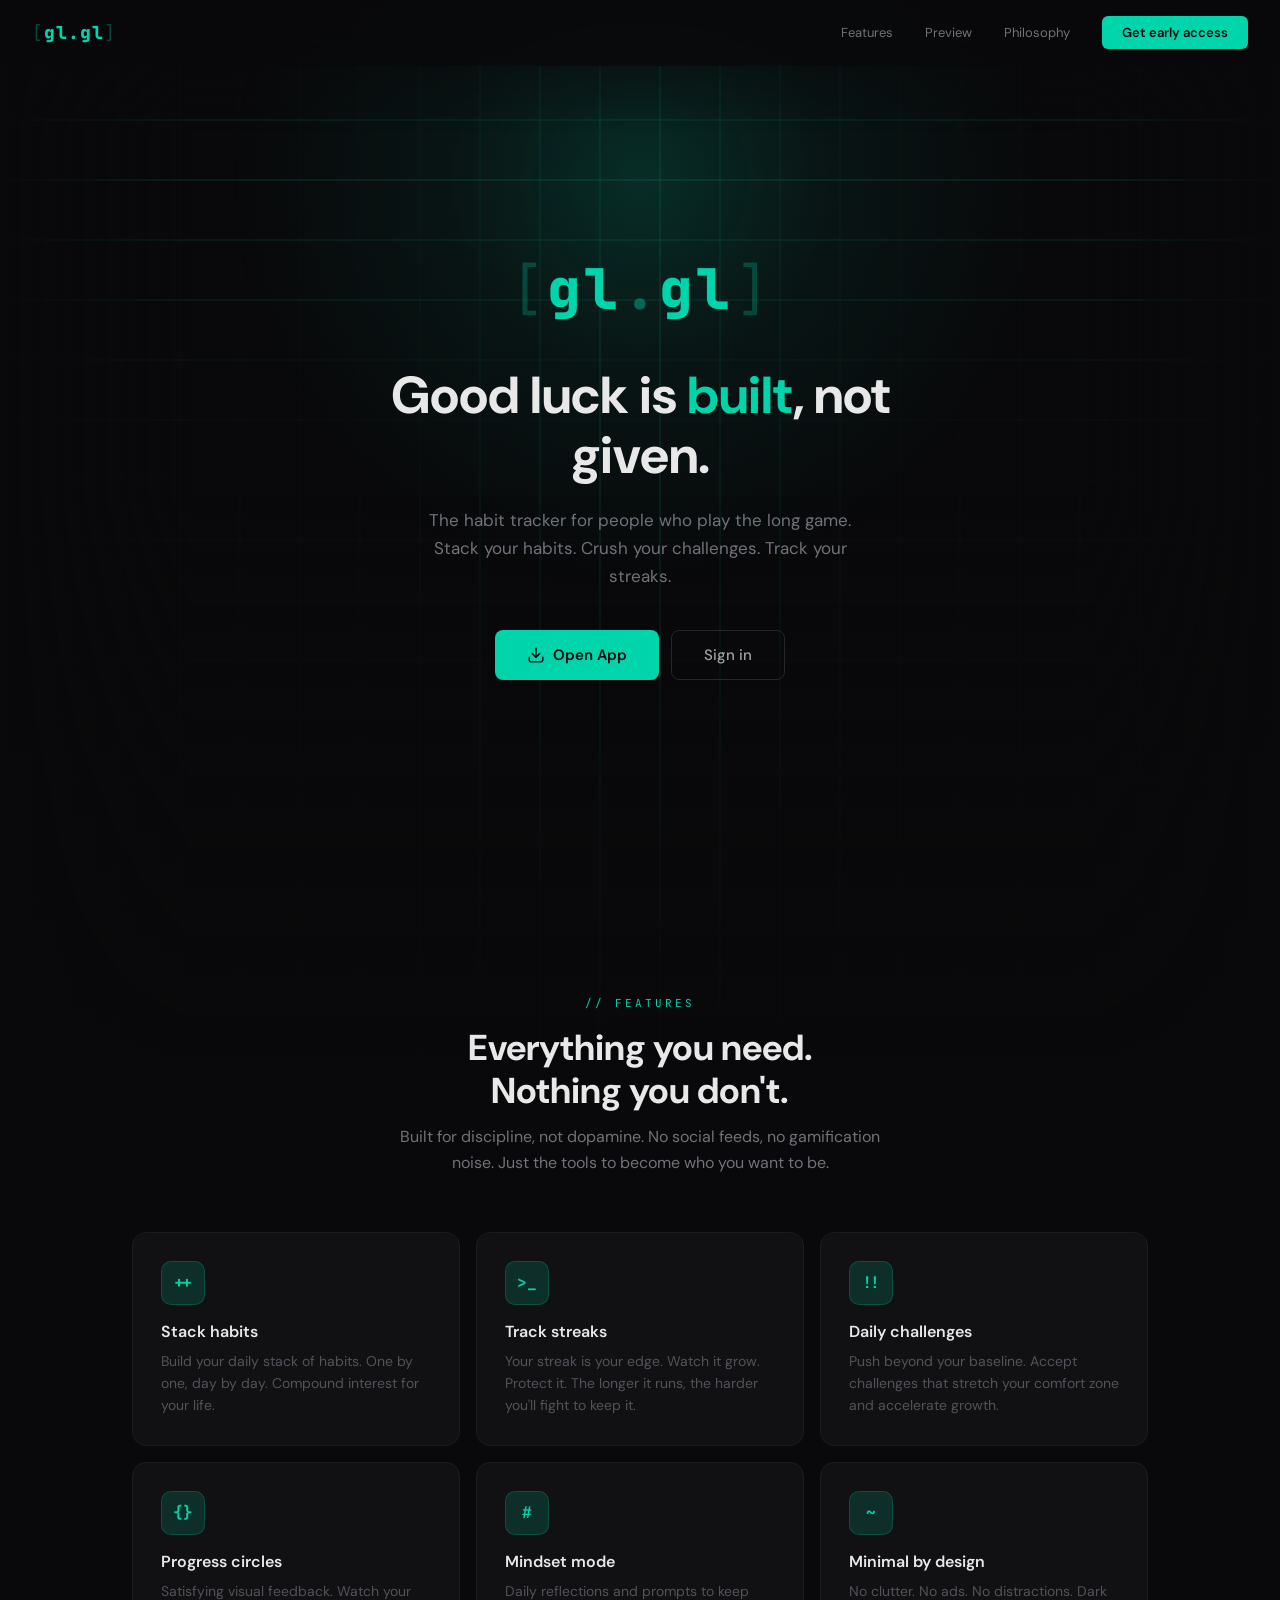
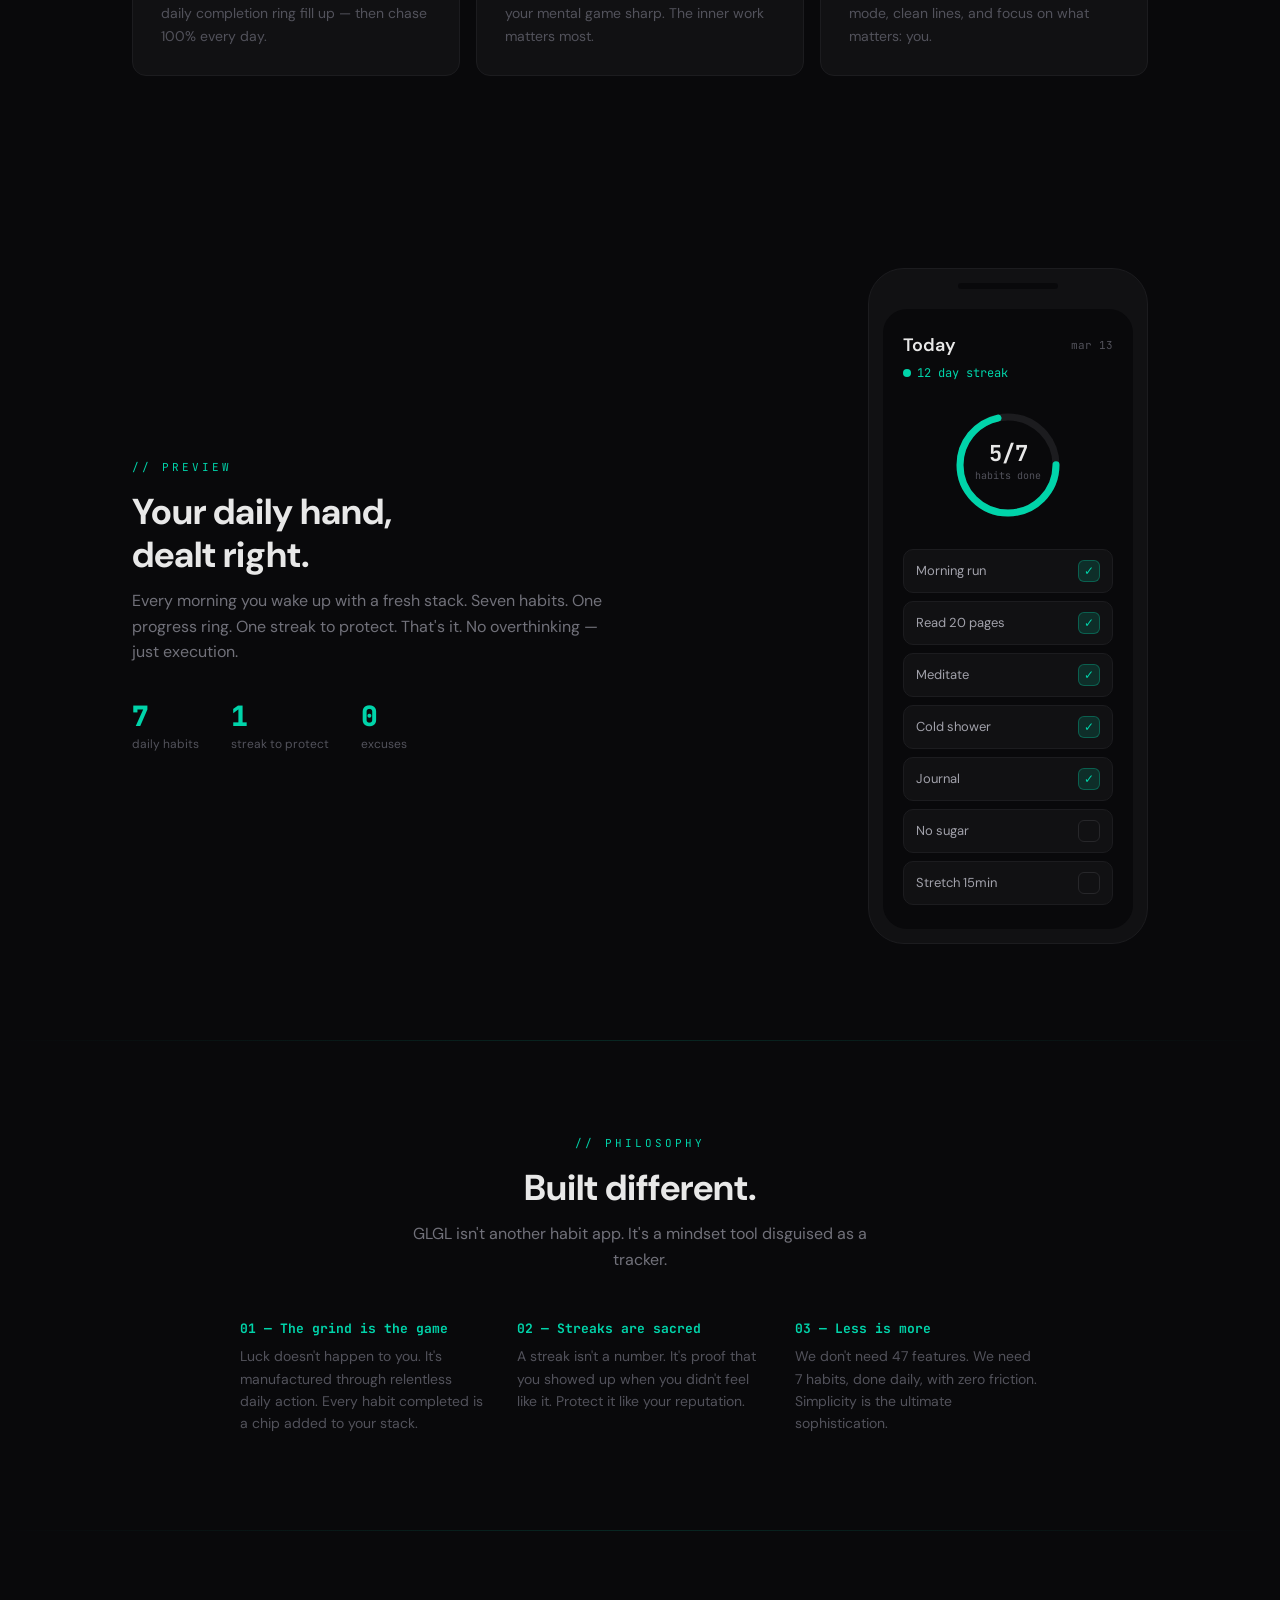
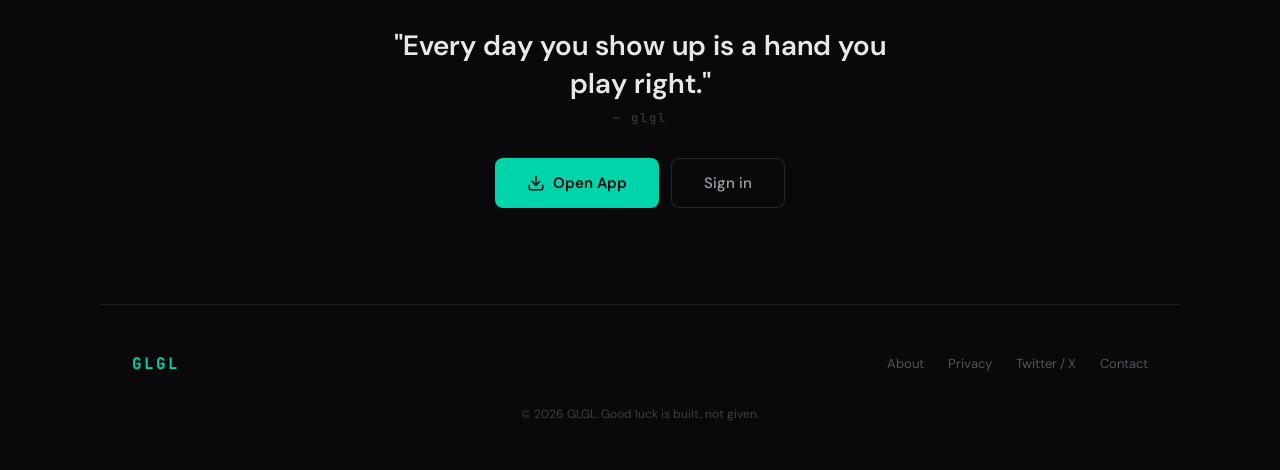
<file: index.html>
<!DOCTYPE html>
<html lang="en">
<head>
  <meta charset="UTF-8">
  <meta name="viewport" content="width=device-width, initial-scale=1.0">
  <title>GLGL — Good luck is built, not given.</title>
  <meta name="description" content="GLGL is a habit tracker for people who play the long game. Stack your habits. Crush your challenges. Track your streaks.">
  <meta name="theme-color" content="#09090b">
  <meta property="og:title" content="GLGL — Habit Tracker & Challenges">
  <meta property="og:description" content="Good luck is built, not given. Stack your habits. Crush your challenges. Track your streaks.">
  <meta property="og:type" content="website">
  <meta property="og:url" content="https://glgl.app">
  <link rel="icon" type="image/svg+xml" href="/favicon.svg">
  <link rel="preconnect" href="https://fonts.googleapis.com">
  <link rel="preconnect" href="https://fonts.gstatic.com" crossorigin>
  <link href="https://fonts.googleapis.com/css2?family=JetBrains+Mono:wght@400;500;700;800&family=DM+Sans:ital,opsz,wght@0,9..40,400;0,9..40,500;0,9..40,600;0,9..40,700;1,9..40,400&display=swap" rel="stylesheet">
  <style>
    *, *::before, *::after { margin: 0; padding: 0; box-sizing: border-box; }

    ::selection { background: var(--accent); color: #000; }
    ::-moz-selection { background: var(--accent); color: #000; }

    :root {
      --bg: #09090b;
      --bg-card: #111113;
      --bg-card-hover: #18181b;
      --border: #1c1c1f;
      --border-light: #27272a;
      --text: #e8e8e8;
      --text-muted: #a1a1aa;
      --text-dim: #71717a;
      --text-faint: #52525b;
      --text-ghost: #3f3f46;
      --accent: #00d4aa;
      --accent-dim: rgba(0,212,170,0.15);
      --accent-glow: rgba(0,212,170,0.08);
      --font-mono: 'JetBrains Mono', monospace;
      --font-sans: 'DM Sans', system-ui, sans-serif;
    }

    html { scroll-behavior: smooth; }

    body {
      font-family: var(--font-sans);
      background: var(--bg);
      color: var(--text);
      -webkit-font-smoothing: antialiased;
      overflow-x: hidden;
    }

    /* --- NAV --- */
    nav {
      position: fixed;
      top: 0;
      left: 0;
      right: 0;
      z-index: 100;
      padding: 1rem 2rem;
      display: flex;
      align-items: center;
      justify-content: space-between;
      background: rgba(9,9,11,0.8);
      backdrop-filter: blur(20px);
      -webkit-backdrop-filter: blur(20px);
      border-bottom: 1px solid transparent;
      transition: border-color 0.3s;
    }

    nav.scrolled { border-bottom-color: var(--border); }

    .nav-logo {
      font-family: var(--font-mono);
      font-size: 18px;
      font-weight: 800;
      color: var(--accent);
      letter-spacing: 1px;
      text-decoration: none;
    }

    .nav-logo .bracket { font-weight: 400; opacity: 0.3; }

    .nav-links { display: flex; align-items: center; gap: 2rem; }
    .nav-links a {
      font-size: 13px;
      color: var(--text-dim);
      text-decoration: none;
      transition: color 0.2s;
    }
    .nav-links a:hover { color: var(--text); }

    .nav-cta {
      background: var(--accent) !important;
      color: var(--bg) !important;
      padding: 8px 20px;
      border-radius: 6px;
      font-weight: 600;
      font-size: 13px !important;
      transition: opacity 0.2s;
    }
    .nav-cta:hover { opacity: 0.85; color: var(--bg) !important; }

    /* --- HERO --- */
    .hero {
      min-height: 100vh;
      display: flex;
      flex-direction: column;
      align-items: center;
      justify-content: center;
      text-align: center;
      padding: 6rem 2rem 4rem;
      position: relative;
    }

    .hero-glow {
      position: absolute;
      top: 0;
      left: 0;
      width: 900px;
      height: 900px;
      background: radial-gradient(circle, rgba(0,212,170,0.18) 0%, rgba(0,212,170,0.06) 30%, transparent 65%);
      pointer-events: none;
      will-change: transform;
    }

    .hero-grid-canvas {
      position: absolute;
      top: 0;
      left: 0;
      width: 100%;
      height: calc(100% + 200px);
      pointer-events: none;
    }

    .hero-content { position: relative; z-index: 1; }

    .logo-mark {
      display: inline-flex;
      align-items: center;
      gap: 2px;
      margin-bottom: 2.5rem;
      opacity: 0;
      animation: fadeUp 0.8s ease forwards;
    }

    .logo-mark .bracket {
      font-family: var(--font-mono);
      font-size: 56px;
      font-weight: 400;
      color: rgba(0,212,170,0.25);
    }
    .logo-mark .letters {
      font-family: var(--font-mono);
      font-size: 56px;
      font-weight: 800;
      color: var(--accent);
      letter-spacing: 3px;
    }
    .logo-mark .dot {
      font-family: var(--font-mono);
      font-size: 56px;
      font-weight: 800;
      color: var(--accent);
      opacity: 0.4;
    }

    .hero h1 {
      font-size: clamp(32px, 5vw, 52px);
      font-weight: 700;
      line-height: 1.15;
      max-width: 600px;
      margin-bottom: 1.25rem;
      opacity: 0;
      animation: fadeUp 0.8s ease 0.15s forwards;
    }

    .hero h1 em {
      font-style: normal;
      color: var(--accent);
    }

    .hero-sub {
      font-size: 17px;
      color: var(--text-dim);
      max-width: 440px;
      line-height: 1.65;
      margin: 0 auto 2.5rem;
      opacity: 0;
      animation: fadeUp 0.8s ease 0.3s forwards;
    }

    .cta-row {
      display: flex;
      gap: 12px;
      justify-content: center;
      flex-wrap: wrap;
      opacity: 0;
      animation: fadeUp 0.8s ease 0.45s forwards;
    }

    .btn-primary {
      display: inline-flex;
      align-items: center;
      gap: 8px;
      background: var(--accent);
      color: var(--bg);
      border: none;
      padding: 14px 32px;
      border-radius: 8px;
      font-family: var(--font-sans);
      font-size: 15px;
      font-weight: 600;
      cursor: pointer;
      transition: all 0.2s;
      text-decoration: none;
    }
    .btn-primary:hover { opacity: 0.85; transform: translateY(-1px); }

    .btn-secondary {
      display: inline-flex;
      align-items: center;
      gap: 8px;
      background: transparent;
      color: var(--text-muted);
      border: 1px solid var(--border-light);
      padding: 14px 32px;
      border-radius: 8px;
      font-family: var(--font-sans);
      font-size: 15px;
      font-weight: 500;
      cursor: pointer;
      transition: all 0.2s;
      text-decoration: none;
    }
    .btn-secondary:hover { border-color: var(--text-faint); color: var(--text); }

    .hero-divider {
      display: none;
    }

    /* --- SECTION LABEL --- */
    .section-label {
      font-family: var(--font-mono);
      font-size: 11px;
      color: var(--accent);
      letter-spacing: 3px;
      text-transform: uppercase;
      margin-bottom: 1rem;
    }

    .section-title {
      font-size: clamp(24px, 3.5vw, 36px);
      font-weight: 700;
      line-height: 1.2;
      margin-bottom: 0.75rem;
    }

    .section-desc {
      font-size: 16px;
      color: var(--text-dim);
      max-width: 480px;
      line-height: 1.6;
    }

    /* --- FEATURES --- */
    .features {
      padding: 6rem 2rem;
      max-width: 1080px;
      margin: 0 auto;
    }

    .features-header {
      text-align: center;
      margin-bottom: 3.5rem;
    }

    .features-header .section-desc { margin: 0 auto; }

    .features-grid {
      display: grid;
      grid-template-columns: repeat(auto-fit, minmax(280px, 1fr));
      gap: 16px;
    }

    .feature-card {
      background: var(--bg-card);
      border: 1px solid var(--border);
      border-radius: 14px;
      padding: 1.75rem;
      transition: all 0.3s;
    }
    .feature-card:hover {
      background: var(--bg-card-hover);
      border-color: var(--border-light);
      transform: translateY(-2px);
    }

    .feature-icon {
      width: 44px;
      height: 44px;
      border-radius: 10px;
      background: var(--accent-dim);
      border: 1px solid rgba(0,212,170,0.2);
      display: flex;
      align-items: center;
      justify-content: center;
      margin-bottom: 1rem;
      font-family: var(--font-mono);
      font-size: 16px;
      font-weight: 700;
      color: var(--accent);
    }

    .feature-card h3 {
      font-size: 16px;
      font-weight: 600;
      margin-bottom: 0.5rem;
    }

    .feature-card p {
      font-size: 14px;
      color: var(--text-faint);
      line-height: 1.6;
    }

    /* --- PHONE PREVIEW --- */
    .preview {
      padding: 6rem 2rem;
      max-width: 1080px;
      margin: 0 auto;
      display: flex;
      align-items: center;
      gap: 4rem;
    }

    .preview-text { flex: 1; }
    .preview-text .section-desc { margin-bottom: 2rem; }

    .preview-stats {
      display: flex;
      gap: 2rem;
    }

    .stat-item {}
    .stat-number {
      font-family: var(--font-mono);
      font-size: 28px;
      font-weight: 800;
      color: var(--accent);
    }
    .stat-label {
      font-size: 12px;
      color: var(--text-faint);
      margin-top: 2px;
    }

    .preview-phone { flex-shrink: 0; }

    .phone-mockup {
      width: 280px;
      background: var(--bg-card);
      border: 1px solid var(--border);
      border-radius: 36px;
      padding: 14px;
      position: relative;
    }

    .phone-notch {
      width: 100px;
      height: 6px;
      background: var(--bg);
      border-radius: 3px;
      margin: 0 auto 20px;
    }

    .phone-screen {
      background: var(--bg);
      border-radius: 24px;
      padding: 24px 20px;
      min-height: 460px;
    }

    .phone-header {
      display: flex;
      justify-content: space-between;
      align-items: center;
      margin-bottom: 8px;
    }

    .phone-greeting {
      font-size: 18px;
      font-weight: 600;
    }

    .phone-date {
      font-family: var(--font-mono);
      font-size: 11px;
      color: var(--text-faint);
    }

    .phone-streak-bar {
      display: flex;
      align-items: center;
      gap: 6px;
      margin-bottom: 24px;
    }

    .streak-dot {
      width: 8px;
      height: 8px;
      border-radius: 50%;
      background: var(--accent);
    }

    .streak-text {
      font-family: var(--font-mono);
      font-size: 12px;
      color: var(--accent);
    }

    .progress-ring-wrap {
      display: flex;
      justify-content: center;
      margin-bottom: 24px;
    }

    .habit-list { display: flex; flex-direction: column; gap: 8px; }

    .habit-row {
      display: flex;
      align-items: center;
      justify-content: space-between;
      padding: 10px 12px;
      background: var(--bg-card);
      border-radius: 10px;
      border: 1px solid var(--border);
    }

    .habit-left { display: flex; align-items: center; gap: 10px; }

    .habit-emoji { font-size: 14px; }

    .habit-name {
      font-size: 13px;
      color: var(--text-muted);
    }

    .habit-check {
      width: 22px;
      height: 22px;
      border-radius: 6px;
      display: flex;
      align-items: center;
      justify-content: center;
      font-size: 12px;
    }
    .habit-check.done {
      background: var(--accent-dim);
      color: var(--accent);
      border: 1px solid rgba(0,212,170,0.3);
    }
    .habit-check.pending {
      background: transparent;
      border: 1px solid var(--border-light);
    }

    /* --- PHILOSOPHY --- */
    .philosophy {
      padding: 6rem 2rem;
      text-align: center;
      position: relative;
    }

    .philosophy::before {
      content: '';
      position: absolute;
      top: 0;
      left: 0;
      right: 0;
      height: 1px;
      background: linear-gradient(90deg, transparent, rgba(0,212,170,0.15), transparent);
    }

    .philosophy::after {
      content: '';
      position: absolute;
      bottom: 0;
      left: 0;
      right: 0;
      height: 1px;
      background: linear-gradient(90deg, transparent, rgba(0,212,170,0.15), transparent);
    }

    .philosophy-grid {
      max-width: 800px;
      margin: 3rem auto 0;
      display: grid;
      grid-template-columns: repeat(auto-fit, minmax(220px, 1fr));
      gap: 2rem;
      text-align: left;
    }

    .phil-item {}
    .phil-item h4 {
      font-family: var(--font-mono);
      font-size: 13px;
      color: var(--accent);
      margin-bottom: 0.5rem;
    }
    .phil-item p {
      font-size: 14px;
      color: var(--text-faint);
      line-height: 1.6;
    }

    /* --- CTA BOTTOM --- */
    .bottom-cta {
      padding: 6rem 2rem;
      text-align: center;
      position: relative;
    }

    .bottom-cta .cta-row { margin-top: 2rem; }

    .bottom-quote {
      font-size: clamp(20px, 3vw, 28px);
      font-weight: 600;
      max-width: 500px;
      margin: 0 auto 0.5rem;
      line-height: 1.35;
    }

    .bottom-attr {
      font-family: var(--font-mono);
      font-size: 12px;
      color: var(--text-ghost);
      letter-spacing: 2px;
    }

    /* --- FOOTER --- */
    footer {
      padding: 3rem 2rem;
      border-top: 1px solid var(--border);
      display: flex;
      align-items: center;
      justify-content: space-between;
      max-width: 1080px;
      margin: 0 auto;
      flex-wrap: wrap;
      gap: 1rem;
    }

    .footer-logo {
      font-family: var(--font-mono);
      font-size: 16px;
      font-weight: 700;
      color: var(--accent);
      letter-spacing: 2px;
    }

    .footer-links { display: flex; gap: 24px; }
    .footer-links a {
      font-size: 13px;
      color: var(--text-faint);
      text-decoration: none;
      transition: color 0.2s;
    }
    .footer-links a:hover { color: var(--text-muted); }

    .footer-copy {
      font-size: 12px;
      color: var(--text-ghost);
      width: 100%;
      text-align: center;
      margin-top: 1rem;
    }

    /* --- ANIMATIONS --- */
    @keyframes fadeUp {
      from { opacity: 0; transform: translateY(20px); }
      to { opacity: 1; transform: translateY(0); }
    }

    .reveal {
      opacity: 0;
      transform: translateY(30px);
      transition: all 0.7s ease;
    }
    .reveal.visible {
      opacity: 1;
      transform: translateY(0);
    }

    /* --- RESPONSIVE --- */
    @media (max-width: 768px) {
      nav { padding: 0.75rem 1.25rem; }
      .nav-links a:not(.nav-cta) { display: none; }

      .hero { padding: 5rem 1.5rem 3rem; min-height: auto; }
      .logo-mark .bracket, .logo-mark .letters, .logo-mark .dot { font-size: 42px; }

      .features { padding: 4rem 1.5rem; }
      .features-grid { grid-template-columns: 1fr; }

      .preview {
        flex-direction: column-reverse;
        padding: 4rem 1.5rem;
        gap: 3rem;
        text-align: center;
      }
      .preview-stats { justify-content: center; }

      .philosophy { padding: 4rem 1.5rem; }
      .philosophy-grid { grid-template-columns: 1fr; text-align: center; }

      .bottom-cta { padding: 4rem 1.5rem; }

      footer {
        flex-direction: column;
        text-align: center;
        padding: 2rem 1.5rem;
      }
      .footer-links { justify-content: center; }
    }
  </style>
</head>
<body>

  <!-- NAV -->
  <nav id="nav">
    <a href="#" class="nav-logo"><span class="bracket">[</span>gl.gl<span class="bracket">]</span></a>
    <div class="nav-links">
      <a href="#features">Features</a>
      <a href="#preview">Preview</a>
      <a href="#philosophy">Philosophy</a>
      <a href="/app/" class="nav-cta">Get early access</a>
    </div>
  </nav>

  <!-- HERO -->
  <section class="hero">
    <div class="hero-glow"></div>
    <canvas class="hero-grid-canvas"></canvas>
    <div class="hero-content">
      <div class="logo-mark">
        <span class="bracket">[</span>
        <span class="letters">gl</span>
        <span class="dot">.</span>
        <span class="letters">gl</span>
        <span class="bracket">]</span>
      </div>
      <h1>Good luck is <em>built</em>, not given.</h1>
      <p class="hero-sub">The habit tracker for people who play the long game. Stack your habits. Crush your challenges. Track your streaks.</p>
      <div class="cta-row">
        <a href="/app/" class="btn-primary">
          <svg width="18" height="18" viewBox="0 0 24 24" fill="none" stroke="currentColor" stroke-width="2" stroke-linecap="round" stroke-linejoin="round"><path d="M21 15v4a2 2 0 0 1-2 2H5a2 2 0 0 1-2-2v-4"/><polyline points="7 10 12 15 17 10"/><line x1="12" y1="15" x2="12" y2="3"/></svg>
          Open App
        </a>
        <a href="/app/" class="btn-secondary">Sign in</a>
      </div>
    </div>
  </section>
  <div class="hero-divider"></div>

  <!-- FEATURES -->
  <section class="features" id="features">
    <div class="features-header reveal">
      <div class="section-label">// features</div>
      <div class="section-title">Everything you need.<br>Nothing you don't.</div>
      <p class="section-desc">Built for discipline, not dopamine. No social feeds, no gamification noise. Just the tools to become who you want to be.</p>
    </div>
    <div class="features-grid">
      <div class="feature-card reveal">
        <div class="feature-icon">++</div>
        <h3>Stack habits</h3>
        <p>Build your daily stack of habits. One by one, day by day. Compound interest for your life.</p>
      </div>
      <div class="feature-card reveal">
        <div class="feature-icon">&gt;_</div>
        <h3>Track streaks</h3>
        <p>Your streak is your edge. Watch it grow. Protect it. The longer it runs, the harder you'll fight to keep it.</p>
      </div>
      <div class="feature-card reveal">
        <div class="feature-icon">!!</div>
        <h3>Daily challenges</h3>
        <p>Push beyond your baseline. Accept challenges that stretch your comfort zone and accelerate growth.</p>
      </div>
      <div class="feature-card reveal">
        <div class="feature-icon">{}</div>
        <h3>Progress circles</h3>
        <p>Satisfying visual feedback. Watch your daily completion ring fill up — then chase 100% every day.</p>
      </div>
      <div class="feature-card reveal">
        <div class="feature-icon">#</div>
        <h3>Mindset mode</h3>
        <p>Daily reflections and prompts to keep your mental game sharp. The inner work matters most.</p>
      </div>
      <div class="feature-card reveal">
        <div class="feature-icon">~</div>
        <h3>Minimal by design</h3>
        <p>No clutter. No ads. No distractions. Dark mode, clean lines, and focus on what matters: you.</p>
      </div>
    </div>
  </section>

  <!-- PREVIEW -->
  <section class="preview" id="preview">
    <div class="preview-text reveal">
      <div class="section-label">// preview</div>
      <div class="section-title">Your daily hand,<br>dealt right.</div>
      <p class="section-desc">Every morning you wake up with a fresh stack. Seven habits. One progress ring. One streak to protect. That's it. No overthinking — just execution.</p>
      <div class="preview-stats">
        <div class="stat-item">
          <div class="stat-number">7</div>
          <div class="stat-label">daily habits</div>
        </div>
        <div class="stat-item">
          <div class="stat-number">1</div>
          <div class="stat-label">streak to protect</div>
        </div>
        <div class="stat-item">
          <div class="stat-number">0</div>
          <div class="stat-label">excuses</div>
        </div>
      </div>
    </div>
    <div class="preview-phone reveal">
      <div class="phone-mockup">
        <div class="phone-notch"></div>
        <div class="phone-screen">
          <div class="phone-header">
            <span class="phone-greeting">Today</span>
            <span class="phone-date">mar 13</span>
          </div>
          <div class="phone-streak-bar">
            <div class="streak-dot"></div>
            <span class="streak-text">12 day streak</span>
          </div>
          <div class="progress-ring-wrap">
            <svg width="120" height="120" viewBox="0 0 120 120">
              <circle cx="60" cy="60" r="48" fill="none" stroke="#1c1c1f" stroke-width="7"/>
              <circle cx="60" cy="60" r="48" fill="none" stroke="#00d4aa" stroke-width="7" stroke-linecap="round" stroke-dasharray="216 302" stroke-dashoffset="-75" transform="rotate(-90 60 60)"/>
              <text x="60" y="56" text-anchor="middle" font-family="JetBrains Mono, monospace" font-size="22" font-weight="700" fill="#e8e8e8">5/7</text>
              <text x="60" y="74" text-anchor="middle" font-family="JetBrains Mono, monospace" font-size="10" fill="#52525b">habits done</text>
            </svg>
          </div>
          <div class="habit-list">
            <div class="habit-row"><div class="habit-left"><span class="habit-name">Morning run</span></div><div class="habit-check done">&#10003;</div></div>
            <div class="habit-row"><div class="habit-left"><span class="habit-name">Read 20 pages</span></div><div class="habit-check done">&#10003;</div></div>
            <div class="habit-row"><div class="habit-left"><span class="habit-name">Meditate</span></div><div class="habit-check done">&#10003;</div></div>
            <div class="habit-row"><div class="habit-left"><span class="habit-name">Cold shower</span></div><div class="habit-check done">&#10003;</div></div>
            <div class="habit-row"><div class="habit-left"><span class="habit-name">Journal</span></div><div class="habit-check done">&#10003;</div></div>
            <div class="habit-row"><div class="habit-left"><span class="habit-name">No sugar</span></div><div class="habit-check pending"></div></div>
            <div class="habit-row"><div class="habit-left"><span class="habit-name">Stretch 15min</span></div><div class="habit-check pending"></div></div>
          </div>
        </div>
      </div>
    </div>
  </section>

  <!-- PHILOSOPHY -->
  <section class="philosophy" id="philosophy">
    <div class="reveal">
      <div class="section-label">// philosophy</div>
      <div class="section-title">Built different.</div>
      <p class="section-desc" style="margin: 0 auto;">GLGL isn't another habit app. It's a mindset tool disguised as a tracker.</p>
    </div>
    <div class="philosophy-grid">
      <div class="phil-item reveal">
        <h4>01 — The grind is the game</h4>
        <p>Luck doesn't happen to you. It's manufactured through relentless daily action. Every habit completed is a chip added to your stack.</p>
      </div>
      <div class="phil-item reveal">
        <h4>02 — Streaks are sacred</h4>
        <p>A streak isn't a number. It's proof that you showed up when you didn't feel like it. Protect it like your reputation.</p>
      </div>
      <div class="phil-item reveal">
        <h4>03 — Less is more</h4>
        <p>We don't need 47 features. We need 7 habits, done daily, with zero friction. Simplicity is the ultimate sophistication.</p>
      </div>
    </div>
  </section>

  <!-- BOTTOM CTA -->
  <section class="bottom-cta" id="download">
    <div class="reveal">
      <div class="bottom-quote">"Every day you show up is a hand you play right."</div>
      <div class="bottom-attr">— glgl</div>
      <div class="cta-row">
        <a href="/app/" class="btn-primary">
          <svg width="18" height="18" viewBox="0 0 24 24" fill="none" stroke="currentColor" stroke-width="2" stroke-linecap="round" stroke-linejoin="round"><path d="M21 15v4a2 2 0 0 1-2 2H5a2 2 0 0 1-2-2v-4"/><polyline points="7 10 12 15 17 10"/><line x1="12" y1="15" x2="12" y2="3"/></svg>
          Open App
        </a>
        <a href="/app/" class="btn-secondary">Sign in</a>
      </div>
    </div>
  </section>

  <!-- FOOTER -->
  <footer>
    <div class="footer-logo">GLGL</div>
    <div class="footer-links">
      <a href="#">About</a>
      <a href="#">Privacy</a>
      <a href="#">Twitter / X</a>
      <a href="#">Contact</a>
    </div>
    <div class="footer-copy">&copy; 2026 GLGL. Good luck is built, not given.</div>
  </footer>

  <script>
    // Nav scroll effect
    const nav = document.getElementById('nav');
    window.addEventListener('scroll', () => {
      nav.classList.toggle('scrolled', window.scrollY > 50);
    });

    // Reveal on scroll
    const observer = new IntersectionObserver((entries) => {
      entries.forEach(entry => {
        if (entry.isIntersecting) {
          entry.target.classList.add('visible');
        }
      });
    }, { threshold: 0.1, rootMargin: '0px 0px -50px 0px' });

    document.querySelectorAll('.reveal').forEach(el => observer.observe(el));

    // Interactive glow + neon grid with data pulses
    (() => {
      const hero = document.querySelector('.hero');
      const glow = document.querySelector('.hero-glow');
      const canvas = document.querySelector('.hero-grid-canvas');
      const ctx = canvas.getContext('2d');
      const GRID = 60;
      const GLOW_HALF = 450;
      const ease = 0.07;

      let targetX = hero.offsetWidth / 2;
      let targetY = hero.offsetHeight * 0.2;
      let curX = targetX, curY = targetY;
      let mouseIn = false;

      // Pulses: bright segments traveling along grid lines
      const pulses = [];
      const MAX_PULSES = 3;

      function spawnPulse() {
        if (pulses.length >= MAX_PULSES) return;
        // Snap to nearest grid intersection near cursor
        const gx = Math.round(curX / GRID) * GRID;
        const gy = Math.round(curY / GRID) * GRID;
        // Jitter start position slightly
        const jitterCells = Math.floor(Math.random() * 3) - 1;
        const horizontal = Math.random() > 0.5;
        const dir = Math.random() > 0.5 ? 1 : -1;
        pulses.push({
          x: horizontal ? gx + jitterCells * GRID : gx,
          y: horizontal ? gy : gy + jitterCells * GRID,
          horizontal,
          dir,
          speed: 1.5 + Math.random() * 3,
          length: 30 + Math.random() * 80,
          life: 1,
          decay: 0.004 + Math.random() * 0.006
        });
      }

      const OVERFLOW = 200;
      function resize() {
        const dpr = window.devicePixelRatio || 1;
        const w = hero.offsetWidth;
        const h = hero.offsetHeight + OVERFLOW;
        canvas.width = w * dpr;
        canvas.height = h * dpr;
        canvas.style.width = w + 'px';
        canvas.style.height = h + 'px';
        ctx.setTransform(dpr, 0, 0, dpr, 0, 0);
      }
      resize();
      window.addEventListener('resize', resize);

      hero.addEventListener('mousemove', (e) => {
        const rect = hero.getBoundingClientRect();
        targetX = e.clientX - rect.left;
        targetY = e.clientY - rect.top;
        mouseIn = true;
      });

      hero.addEventListener('mouseleave', () => {
        targetX = hero.offsetWidth / 2;
        targetY = hero.offsetHeight * 0.2;
        mouseIn = false;
      });

      function drawGrid(w, h) {
        const cx = curX, cy = curY;
        const radius = 280;

        // Draw vertical lines
        for (let x = 0; x <= w; x += GRID) {
          ctx.beginPath();
          ctx.moveTo(x, 0);
          ctx.lineTo(x, h);

          // Proximity glow
          const dx = Math.abs(x - cx);
          if (dx < radius) {
            const intensity = (1 - dx / radius);
            ctx.strokeStyle = 'rgba(0,212,170,' + (0.02 + intensity * 0.12) + ')';
            ctx.lineWidth = 1 + intensity * 0.5;
          } else {
            ctx.strokeStyle = 'rgba(255,255,255,0.015)';
            ctx.lineWidth = 1;
          }
          ctx.stroke();
        }

        // Draw horizontal lines
        for (let y = 0; y <= h; y += GRID) {
          ctx.beginPath();
          ctx.moveTo(0, y);
          ctx.lineTo(w, y);

          const dy = Math.abs(y - cy);
          if (dy < radius) {
            const intensity = (1 - dy / radius);
            ctx.strokeStyle = 'rgba(0,212,170,' + (0.02 + intensity * 0.12) + ')';
            ctx.lineWidth = 1 + intensity * 0.5;
          } else {
            ctx.strokeStyle = 'rgba(255,255,255,0.015)';
            ctx.lineWidth = 1;
          }
          ctx.stroke();
        }
      }

      function drawPulses(w, h) {
        for (let i = pulses.length - 1; i >= 0; i--) {
          const p = pulses[i];
          p.life -= p.decay;
          if (p.life <= 0) { pulses.splice(i, 1); continue; }

          const move = p.speed * p.dir;
          if (p.horizontal) p.x += move; else p.y += move;

          // Remove if off screen
          if (p.x < -100 || p.x > w + 100 || p.y < -100 || p.y > h + 100) {
            pulses.splice(i, 1); continue;
          }

          const alpha = p.life * 0.7;
          const grad = p.horizontal
            ? ctx.createLinearGradient(p.x - p.length * p.dir, p.y, p.x, p.y)
            : ctx.createLinearGradient(p.x, p.y - p.length * p.dir, p.x, p.y);
          grad.addColorStop(0, 'rgba(0,212,170,0)');
          grad.addColorStop(0.7, 'rgba(0,212,170,' + (alpha * 0.4) + ')');
          grad.addColorStop(1, 'rgba(0,212,170,' + alpha + ')');

          ctx.beginPath();
          if (p.horizontal) {
            ctx.moveTo(p.x - p.length * p.dir, p.y);
            ctx.lineTo(p.x, p.y);
          } else {
            ctx.moveTo(p.x, p.y - p.length * p.dir);
            ctx.lineTo(p.x, p.y);
          }
          ctx.strokeStyle = grad;
          ctx.lineWidth = 1.5;
          ctx.stroke();

          // Bright head dot
          ctx.beginPath();
          ctx.arc(p.x, p.y, 1.5, 0, Math.PI * 2);
          ctx.fillStyle = 'rgba(0,212,170,' + (alpha * 0.9) + ')';
          ctx.fill();
        }
      }

      function drawVignette(w, h) {
        // Side fade (left & right)
        var lg = ctx.createLinearGradient(0, 0, w, 0);
        lg.addColorStop(0, 'rgba(9,9,11,1)');
        lg.addColorStop(0.15, 'rgba(9,9,11,0)');
        lg.addColorStop(0.85, 'rgba(9,9,11,0)');
        lg.addColorStop(1, 'rgba(9,9,11,1)');
        ctx.fillStyle = lg;
        ctx.fillRect(0, 0, w, h);

        // Top fade
        var tg = ctx.createLinearGradient(0, 0, 0, h * 0.12);
        tg.addColorStop(0, 'rgba(9,9,11,0.8)');
        tg.addColorStop(1, 'rgba(9,9,11,0)');
        ctx.fillStyle = tg;
        ctx.fillRect(0, 0, w, h * 0.12);

        // Bottom fade — gradual so grid bleeds into next section
        var heroH = h - OVERFLOW;
        var bg = ctx.createLinearGradient(0, heroH * 0.55, 0, h);
        bg.addColorStop(0, 'rgba(9,9,11,0)');
        bg.addColorStop(0.5, 'rgba(9,9,11,0.6)');
        bg.addColorStop(1, 'rgba(9,9,11,1)');
        ctx.fillStyle = bg;
        ctx.fillRect(0, heroH * 0.55, w, h - heroH * 0.55);
      }

      let spawnTimer = 0;
      function animate() {
        curX += (targetX - curX) * ease;
        curY += (targetY - curY) * ease;

        // Move glow
        glow.style.transform = 'translate(' + (curX - GLOW_HALF) + 'px,' + (curY - GLOW_HALF) + 'px)';

        const w = hero.offsetWidth;
        const h = hero.offsetHeight + OVERFLOW;
        ctx.clearRect(0, 0, w, h);

        drawGrid(w, h);

        // Spawn pulses near cursor
        spawnTimer++;
        if (mouseIn && spawnTimer % 40 === 0) spawnPulse();
        else if (!mouseIn && spawnTimer % 120 === 0) spawnPulse();

        drawPulses(w, h);
        drawVignette(w, h);

        requestAnimationFrame(animate);
      }
      animate();
    })();
  </script>
</body>
</html>
</file>
